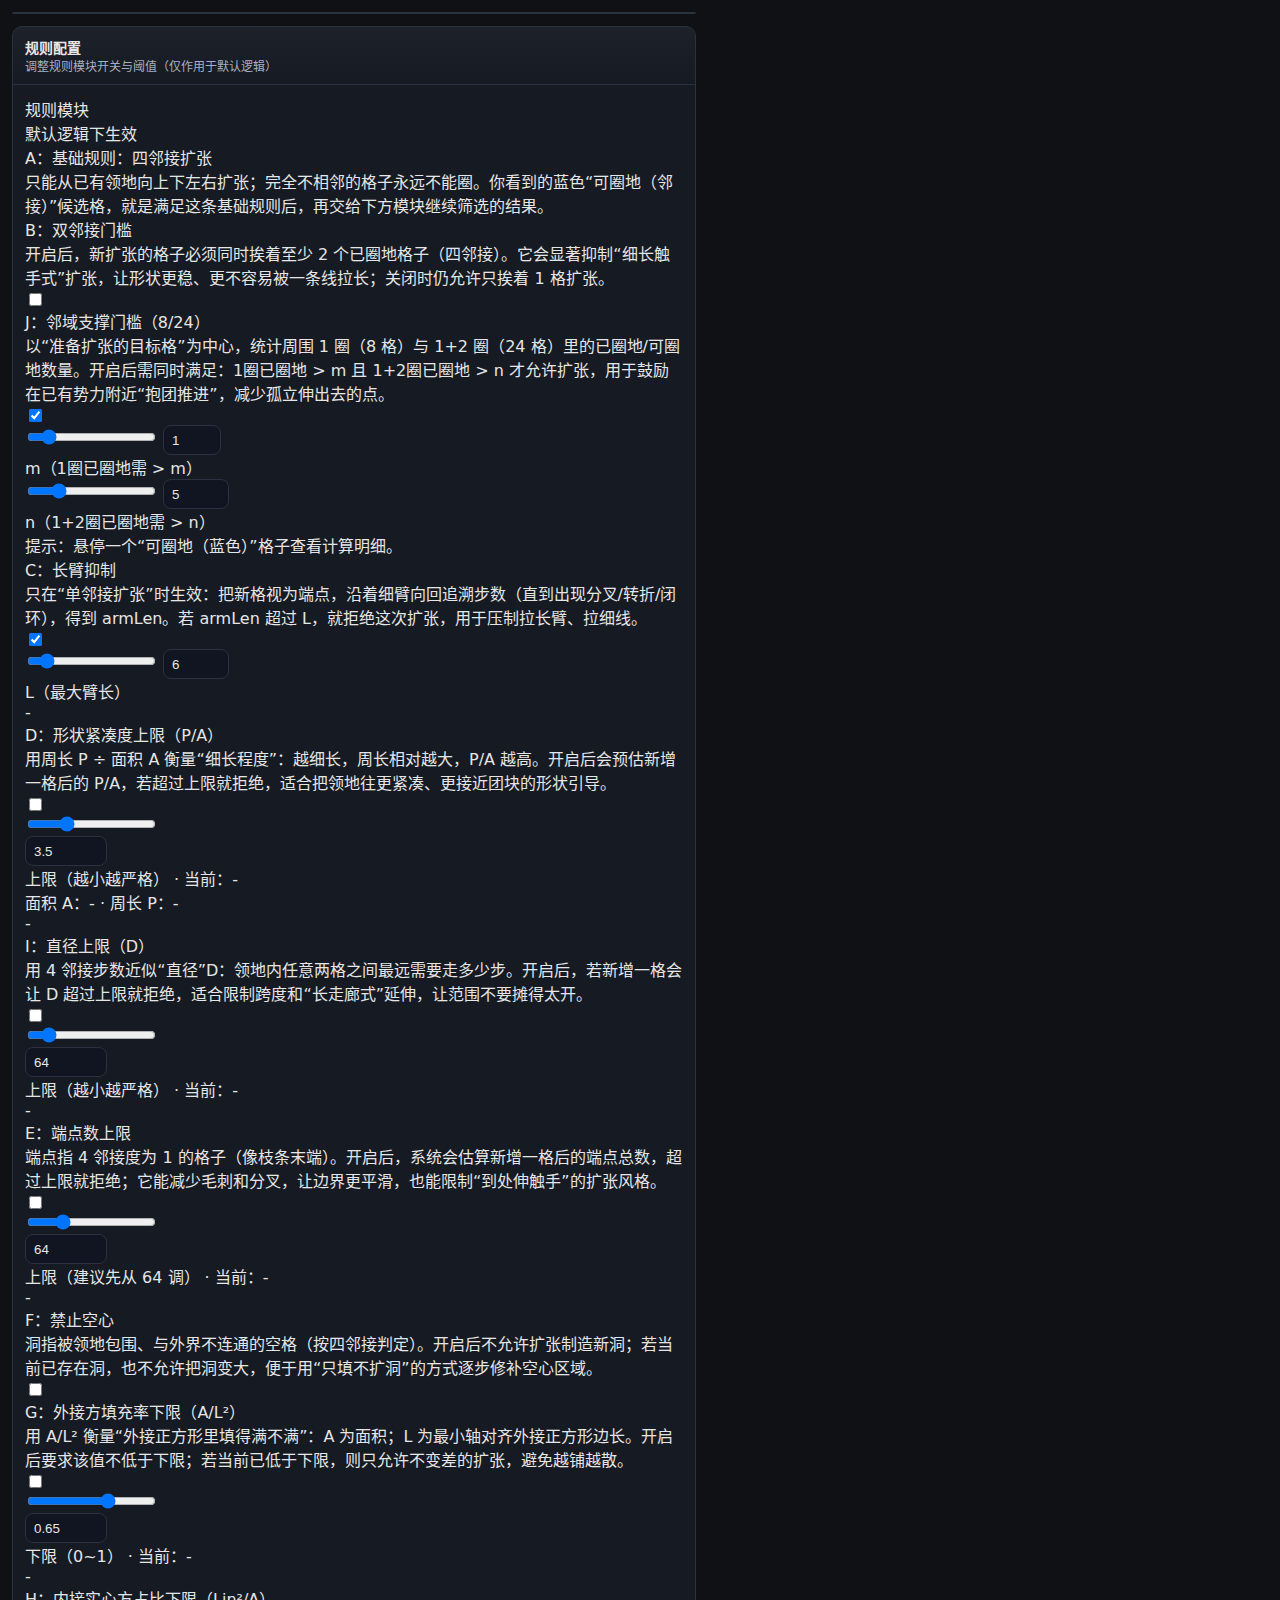
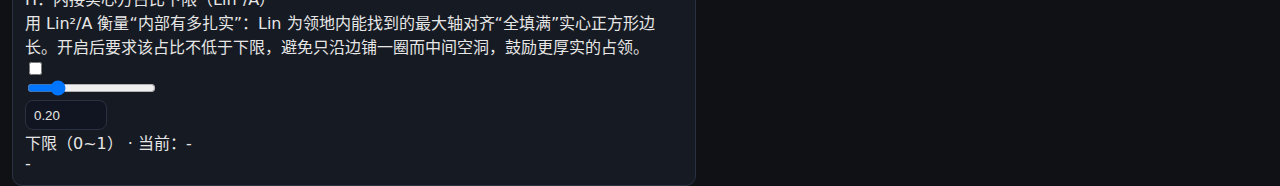
<file: index.html>
<!doctype html>
<html lang="zh-CN">
<head>
  <meta charset="utf-8" />
  <meta name="viewport" content="width=device-width,initial-scale=1" />
  <title>圈地可视化预览（3×3 起始）</title>
  <link rel="stylesheet" href="styles.css" />
</head>
<body>
  <div class="app">
    <!-- 左：交互网格（尽量大） -->
    <div class="card mainPanel">
        <div class="hdr">
          <div>
            <div class="title">领地圈地预览</div>
            <div class="sub">初始 3×3；点击格子尝试扩张；红色表示被规则/逻辑阻止</div>
          </div>
          <div class="row">
            <button id="resetBtn" class="primary">恢复初始 3×3</button>
            <button id="clearBtn" class="danger">清空全部</button>
        </div>
      </div>

      <div class="content">
        <div class="legend">
          <span><span class="dot ok"></span>已圈地</span>
          <span><span class="dot av"></span>可圈地（邻接）</span>
          <span><span class="dot bd"></span>被逻辑阻止</span>
          <span class="sub">（滚动查看大视窗；坐标中心为 (0,0)）</span>
        </div>

        <div class="gridWrap">
          <div class="grid" id="gridScroll">
            <div class="gridInner" id="grid"></div>
          </div>
        </div>
      </div>
    </div>

    <div class="splitter" id="splitter" role="separator" aria-orientation="vertical" tabindex="0" title="拖动调整左右比例"></div>

    <!-- 右：配置与信息（可滚动） -->
    <div class="sidebar sidePanel">
      <div class="card configCard">
        <div class="hdr">
          <div>
            <div class="title">规则配置</div>
            <div class="sub">调整规则模块开关与阈值（仅作用于默认逻辑）</div>
          </div>
        </div>
        <div class="content">
          <div class="sections">
            <div class="section">
              <div class="sectionHdr">
                <div class="sectionTitle">规则模块</div>
                <div class="sectionSub">默认逻辑下生效</div>
              </div>

              <div class="miniGrid">
                <div class="miniCard">
                  <div class="miniHdr">
                    <div>
                      <div class="miniTitle">A：基础规则：四邻接扩张</div>
                      <div class="miniSub">只能从已有领地向上下左右扩张；完全不相邻的格子永远不能圈。你看到的蓝色“可圈地（邻接）”候选格，就是满足这条基础规则后，再交给下方模块继续筛选的结果。</div>
                    </div>
                  </div>
                </div>
                <div class="miniCard">
                  <div class="miniHdr">
                    <div>
                      <div class="miniTitle">B：双邻接门槛</div>
                      <div class="miniSub">开启后，新扩张的格子必须同时挨着至少 2 个已圈地格子（四邻接）。它会显著抑制“细长触手式”扩张，让形状更稳、更不容易被一条线拉长；关闭时仍允许只挨着 1 格扩张。</div>
                    </div>
                    <label class="switch" title="B：双邻接门槛">
                      <input id="ruleTwoAdj" type="checkbox" />
                      <span class="slider"></span>
                    </label>
                  </div>
                </div>

                <div class="miniCard">
                  <div class="miniHdr">
                    <div>
                      <div class="miniTitle">J：邻域支撑门槛（8/24）</div>
                      <div class="miniSub">以“准备扩张的目标格”为中心，统计周围 1 圈（8 格）与 1+2 圈（24 格）里的已圈地/可圈地数量。开启后需同时满足：1圈已圈地 > m 且 1+2圈已圈地 > n 才允许扩张，用于鼓励在已有势力附近“抱团推进”，减少孤立伸出去的点。</div>
                    </div>
                    <label class="switch" title="J：邻域支撑门槛（8/24）">
                      <input id="ruleSupport" type="checkbox" checked />
                      <span class="slider"></span>
                    </label>
                  </div>
                  <div class="miniBody">
                    <div class="controlRow">
                      <input id="supportMRange" class="range" type="range" min="0" max="8" step="1" value="1" data-wheel />
                      <input id="supportM" class="num" type="number" min="0" max="8" step="1" value="1" data-wheel />
                    </div>
                    <div class="miniMeta">m（1圈已圈地需 > m）</div>
                    <div class="controlRow">
                      <input id="supportNRange" class="range" type="range" min="0" max="24" step="1" value="5" data-wheel />
                      <input id="supportN" class="num" type="number" min="0" max="24" step="1" value="5" data-wheel />
                    </div>
                    <div class="miniMeta">n（1+2圈已圈地需 > n）</div>
                    <div class="calcBox" id="calcSupport">提示：悬停一个“可圈地（蓝色）”格子查看计算明细。</div>
                  </div>
                </div>

                <div class="miniCard">
                  <div class="miniHdr">
                    <div>
                      <div class="miniTitle">C：长臂抑制</div>
                      <div class="miniSub">只在“单邻接扩张”时生效：把新格视为端点，沿着细臂向回追溯步数（直到出现分叉/转折/闭环），得到 armLen。若 armLen 超过 L，就拒绝这次扩张，用于压制拉长臂、拉细线。</div>
                    </div>
                    <label class="switch" title="C：长臂抑制">
                      <input id="ruleArm" type="checkbox" checked />
                      <span class="slider"></span>
                    </label>
                  </div>
                  <div class="miniBody">
                    <div class="controlRow">
                      <input id="armLenRange" class="range" type="range" min="1" max="50" step="1" value="6" data-wheel />
                      <input id="armLen" class="num" type="number" min="1" max="50" step="1" value="6" data-wheel />
                    </div>
                    <div class="miniMeta">L（最大臂长）</div>
                    <div class="calcBox" id="calcArm">-</div>
                  </div>
                </div>

                <div class="miniCard">
                  <div class="miniHdr">
                    <div>
                      <div class="miniTitle">D：形状紧凑度上限（P/A）</div>
                      <div class="miniSub">用周长 P ÷ 面积 A 衡量“细长程度”：越细长，周长相对越大，P/A 越高。开启后会预估新增一格后的 P/A，若超过上限就拒绝，适合把领地往更紧凑、更接近团块的形状引导。</div>
                    </div>
                    <label class="switch" title="D：形状紧凑度上限（P/A）">
                      <input id="rulePA" type="checkbox" />
                      <span class="slider"></span>
                    </label>
                  </div>
                  <div class="miniBody">
                    <div class="controlRow">
                      <div class="rangeWrap">
                        <input id="paMaxRange" class="range" type="range" min="0.1" max="12" step="0.1" value="3.5" data-wheel />
                        <div class="rangeMark" id="metricPAMark" aria-hidden="true"></div>
                      </div>
                      <input id="paMax" class="num" type="number" min="0.1" max="99" step="0.1" value="3.5" data-wheel />
                    </div>
                    <div class="miniMeta">上限（越小越严格） · 当前：<span id="metricPA">-</span></div>
                    <div class="miniMeta">面积 A：<span id="stArea">-</span> · 周长 P：<span id="stPerim">-</span></div>
                    <div class="calcBox" id="calcPA">-</div>
                  </div>
                </div>

                <div class="miniCard">
                  <div class="miniHdr">
                    <div>
                      <div class="miniTitle">I：直径上限（D）</div>
                      <div class="miniSub">用 4 邻接步数近似“直径”D：领地内任意两格之间最远需要走多少步。开启后，若新增一格会让 D 超过上限就拒绝，适合限制跨度和“长走廊式”延伸，让范围不要摊得太开。</div>
                    </div>
                    <label class="switch" title="I：直径上限（D，4 邻接近似）">
                      <input id="ruleDiam" type="checkbox" />
                      <span class="slider"></span>
                    </label>
                  </div>
                  <div class="miniBody">
                    <div class="controlRow">
                      <div class="rangeWrap">
                        <input id="diamMaxRange" class="range" type="range" min="0" max="512" step="1" value="64" data-wheel />
                        <div class="rangeMark" id="metricDiamMark" aria-hidden="true"></div>
                      </div>
                      <input id="diamMax" class="num" type="number" min="0" max="9999" step="1" value="64" data-wheel />
                    </div>
                    <div class="miniMeta">上限（越小越严格） · 当前：<span id="metricDiam">-</span></div>
                    <div class="calcBox" id="calcDiam">-</div>
                  </div>
                </div>

                <div class="miniCard">
                  <div class="miniHdr">
                    <div>
                      <div class="miniTitle">E：端点数上限</div>
                      <div class="miniSub">端点指 4 邻接度为 1 的格子（像枝条末端）。开启后，系统会估算新增一格后的端点总数，超过上限就拒绝；它能减少毛刺和分叉，让边界更平滑，也能限制“到处伸触手”的扩张风格。</div>
                    </div>
                    <label class="switch" title="E：端点数上限">
                      <input id="ruleEnds" type="checkbox" />
                      <span class="slider"></span>
                    </label>
                  </div>
                  <div class="miniBody">
                    <div class="controlRow">
                      <div class="rangeWrap">
                        <input id="endsMaxRange" class="range" type="range" min="1" max="256" step="1" value="64" data-wheel />
                        <div class="rangeMark" id="metricEndsMark" aria-hidden="true"></div>
                      </div>
                      <input id="endsMax" class="num" type="number" min="1" max="9999" step="1" value="64" data-wheel />
                    </div>
                    <div class="miniMeta">上限（建议先从 64 调） · 当前：<span id="metricEnds">-</span></div>
                    <div class="calcBox" id="calcEnds">-</div>
                  </div>
                </div>

                <div class="miniCard">
                  <div class="miniHdr">
                    <div>
                      <div class="miniTitle">F：禁止空心</div>
                      <div class="miniSub">洞指被领地包围、与外界不连通的空格（按四邻接判定）。开启后不允许扩张制造新洞；若当前已存在洞，也不允许把洞变大，便于用“只填不扩洞”的方式逐步修补空心区域。</div>
                    </div>
                    <label class="switch" title="F：禁止空心 - 禁止新增洞；已有洞时不允许变大">
                      <input id="ruleHoles" type="checkbox" />
                      <span class="slider"></span>
                    </label>
                  </div>
                </div>

                <div class="miniCard">
                  <div class="miniHdr">
                    <div>
                      <div class="miniTitle">G：外接方填充率下限（A/L²）</div>
                      <div class="miniSub">用 A/L² 衡量“外接正方形里填得满不满”：A 为面积；L 为最小轴对齐外接正方形边长。开启后要求该值不低于下限；若当前已低于下限，则只允许不变差的扩张，避免越铺越散。</div>
                    </div>
                    <label class="switch" title="G：外接方填充率下限（A/L²）">
                      <input id="ruleOuterFill" type="checkbox" />
                      <span class="slider"></span>
                    </label>
                  </div>
                  <div class="miniBody">
                    <div class="controlRow">
                      <div class="rangeWrap">
                        <input id="outerFillMinRange" class="range" type="range" min="0" max="1" step="0.01" value="0.65" data-wheel />
                        <div class="rangeMark" id="metricOuterFillMark" aria-hidden="true"></div>
                      </div>
                      <input id="outerFillMin" class="num" type="number" min="0" max="1" step="0.01" value="0.65" data-wheel />
                    </div>
                    <div class="miniMeta">下限（0~1） · 当前：<span id="metricOuterFill">-</span></div>
                    <div class="calcBox" id="calcOuterFill">-</div>
                  </div>
                </div>

                <div class="miniCard">
                  <div class="miniHdr">
                    <div>
                      <div class="miniTitle">H：内接实心方占比下限（Lin²/A）</div>
                      <div class="miniSub">用 Lin²/A 衡量“内部有多扎实”：Lin 为领地内能找到的最大轴对齐“全填满”实心正方形边长。开启后要求该占比不低于下限，避免只沿边铺一圈而中间空洞，鼓励更厚实的占领。</div>
                    </div>
                    <label class="switch" title="H：内接实心方占比下限（Lin²/A）">
                      <input id="ruleInnerShare" type="checkbox" />
                      <span class="slider"></span>
                    </label>
                  </div>
                  <div class="miniBody">
                    <div class="controlRow">
                      <div class="rangeWrap">
                        <input id="innerShareMinRange" class="range" type="range" min="0" max="1" step="0.01" value="0.20" data-wheel />
                        <div class="rangeMark" id="metricInnerShareMark" aria-hidden="true"></div>
                      </div>
                      <input id="innerShareMin" class="num" type="number" min="0" max="1" step="0.01" value="0.20" data-wheel />
                    </div>
                    <div class="miniMeta">下限（0~1） · 当前：<span id="metricInnerShare">-</span></div>
                    <div class="calcBox" id="calcInnerShare">-</div>
                  </div>
                </div>
              </div>
            </div>
          </div>
        </div>
      </div>

    </div>
  </div>

  <script defer src="src/utils.js"></script>
  <script defer src="src/metrics.js"></script>
  <script defer src="src/state.js"></script>
  <script defer src="src/rules.js"></script>
  <script defer src="src/render.js"></script>
  <script defer src="src/main.js"></script>
</body>
</html>
</file>
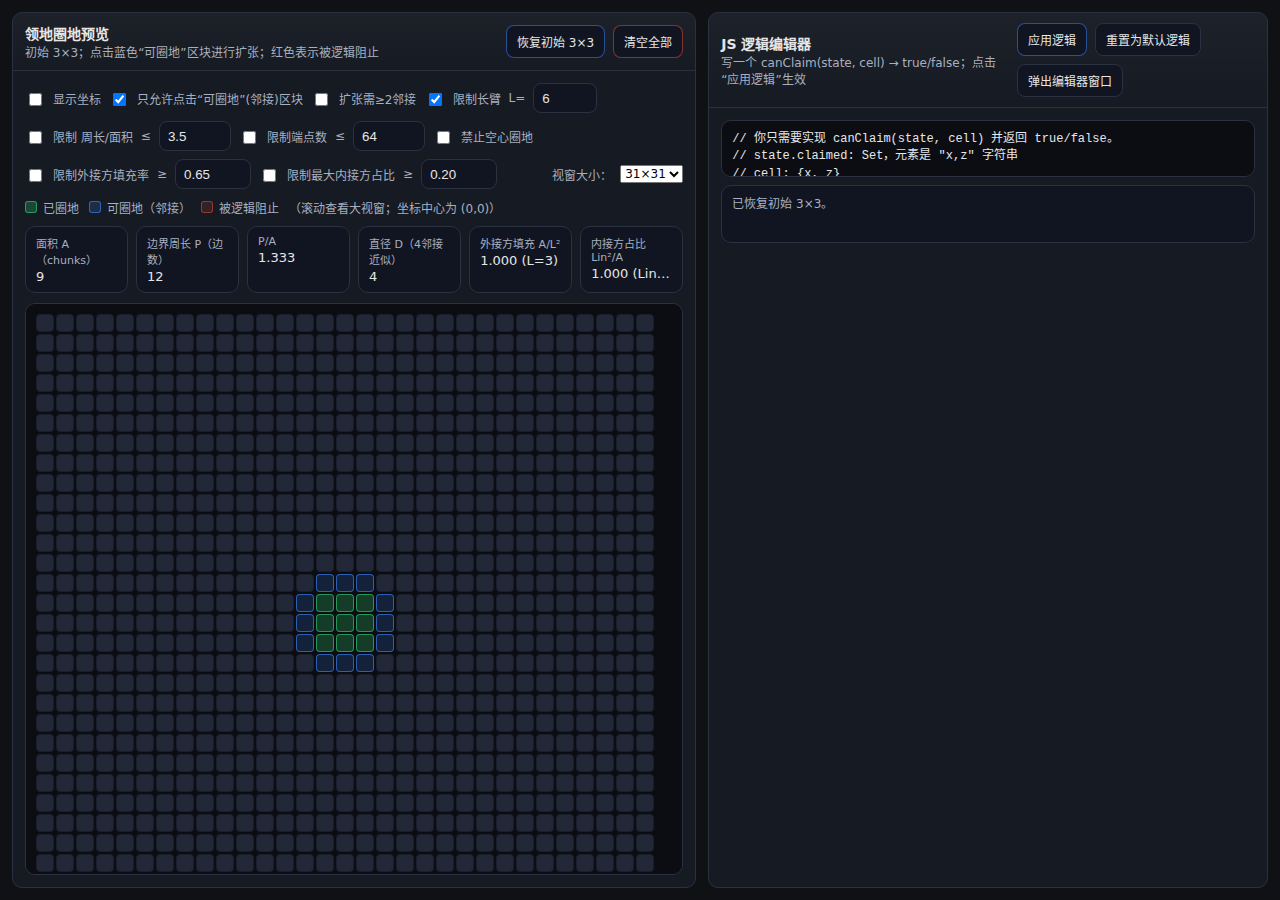
<file: index.legacy.html>
<!doctype html>
<!-- Legacy single-file build (kept for reference). Use index.html instead. -->
<html lang="zh-CN">
<head>
  <meta charset="utf-8" />
  <meta name="viewport" content="width=device-width,initial-scale=1" />
  <title>圈地可视化预览（3×3 起始）</title>
  <style>
    :root{
      --cell: 18px;
      --gap: 2px;
      --bg: #0f1115;
      --panel: #161a22;
      --panel2:#111521;
      --text: #e6e6e6;
      --muted:#a8b0c0;
      --border:#2a3140;
      --ok:#2ecc71;
      --ok2:#27ae60;
      --warn:#f39c12;
      --bad:#e74c3c;
      --avail:#3b82f6;
    }
    body{
      margin:0;
      font-family: ui-sans-serif, system-ui, -apple-system, "Segoe UI", Roboto, "Noto Sans", "PingFang SC", "Hiragino Sans GB", "Microsoft YaHei", Arial, sans-serif;
      background:var(--bg);
      color:var(--text);
    }
    .app{
      display:grid;
      grid-template-columns: 1.1fr 0.9fr;
      gap: 12px;
      padding: 12px;
      height: 100vh;
      box-sizing:border-box;
    }
    .card{
      background:var(--panel);
      border:1px solid var(--border);
      border-radius:10px;
      overflow:hidden;
      display:flex;
      flex-direction:column;
      min-height:0;
    }
    .card .hdr{
      padding:10px 12px;
      border-bottom:1px solid var(--border);
      display:flex;
      align-items:center;
      justify-content:space-between;
      gap:10px;
      background:linear-gradient(180deg, rgba(255,255,255,0.03), rgba(255,255,255,0));
    }
    .title{
      font-weight:600;
      font-size:14px;
    }
    .sub{
      color:var(--muted);
      font-size:12px;
    }
    .row{
      display:flex;
      gap:8px;
      flex-wrap:wrap;
      align-items:center;
    }
    button, select, input[type="checkbox"] + label{
      font:inherit;
      font-size:12px;
    }
    button{
      background:var(--panel2);
      color:var(--text);
      border:1px solid var(--border);
      border-radius:8px;
      padding:7px 10px;
      cursor:pointer;
    }
    button:hover{ border-color:#3a455c; }
    button.primary{ border-color: rgba(59,130,246,0.55); }
    button.danger{ border-color: rgba(231,76,60,0.55); }
    button:disabled{
      opacity:0.55;
      cursor:not-allowed;
    }
    input[type="number"]{
      background:var(--panel2);
      color:var(--text);
      border:1px solid var(--border);
      border-radius:8px;
      padding:6px 8px;
      height: 30px;
      box-sizing:border-box;
    }
    .content{
      padding: 12px;
      min-height:0;
      display:flex;
      flex-direction:column;
      gap:10px;
    }
    .gridWrap{
      display:flex;
      flex-direction:column;
      gap:8px;
      min-height:0;
      flex:1;
    }
    .grid{
      background:#0b0d12;
      border:1px solid var(--border);
      border-radius:10px;
      padding: 10px;
      overflow:auto;
      flex:1;
      min-height:0;
    }
    .gridInner{
      display:grid;
      gap: var(--gap);
      width: max-content;
      user-select:none;
    }
    .cell{
      width:var(--cell);
      height:var(--cell);
      border-radius:4px;
      background:#222838;
      border:1px solid #1a1f2c;
      box-sizing:border-box;
      display:flex;
      align-items:center;
      justify-content:center;
      font-size:10px;
      color:#cbd5e1;
    }
    .cell.claimed{
      background:rgba(46,204,113,0.25);
      border-color: rgba(46,204,113,0.65);
    }
    .cell.available{
      background:rgba(59,130,246,0.18);
      border-color: rgba(59,130,246,0.65);
    }
    .cell.blocked{
      background:rgba(231,76,60,0.14);
      border-color: rgba(231,76,60,0.55);
    }
    .cell:hover{
      outline:2px solid rgba(255,255,255,0.12);
      outline-offset:1px;
    }
    .legend{
      display:flex;
      gap:10px;
      flex-wrap:wrap;
      color:var(--muted);
      font-size:12px;
      align-items:center;
    }
    .dot{
      width:10px;height:10px;border-radius:3px;display:inline-block;margin-right:6px;border:1px solid var(--border);
    }
    .dot.ok{ background:rgba(46,204,113,0.25); border-color:rgba(46,204,113,0.65);}
    .dot.av{ background:rgba(59,130,246,0.18); border-color:rgba(59,130,246,0.65);}
    .dot.bd{ background:rgba(231,76,60,0.14); border-color:rgba(231,76,60,0.55);}
    .stats{
      display:grid;
      grid-template-columns: repeat(6, minmax(0, 1fr));
      gap:8px;
    }
    .stat{
      background:var(--panel2);
      border:1px solid var(--border);
      border-radius:10px;
      padding:8px 10px;
      min-width:0;
    }
    .stat .k{ color:var(--muted); font-size:11px; }
    .stat .v{ font-size:13px; margin-top:2px; white-space:nowrap; overflow:hidden; text-overflow:ellipsis;}
    .editor{
      flex:1;
      min-height:0;
      display:flex;
      flex-direction:column;
      gap:8px;
    }
    textarea{
      width:100%;
      flex:1;
      min-height:0;
      resize:none;
      background:#0b0d12;
      color:#e5e7eb;
      border:1px solid var(--border);
      border-radius:10px;
      padding:10px;
      box-sizing:border-box;
      font-family: ui-monospace, SFMono-Regular, Menlo, Monaco, Consolas, "Liberation Mono", monospace;
      font-size:12px;
      line-height:1.45;
      tab-size: 2;
      -moz-tab-size: 2;
    }
    .msg{
      font-size:12px;
      color:var(--muted);
      background:var(--panel2);
      border:1px solid var(--border);
      border-radius:10px;
      padding:8px 10px;
      white-space:pre-wrap;
      min-height: 40px;
    }
    .tog{
      display:flex;align-items:center;gap:8px;color:var(--muted);font-size:12px;
    }
    input[type="checkbox"]{ transform: translateY(1px); }
    @media (max-width: 1000px){
      .app{ grid-template-columns: 1fr; height:auto; }
      .card{ height: calc(100vh - 24px); }
    }
  </style>
</head>
<body>
  <div class="app">
    <!-- 左：可视化 -->
    <div class="card">
      <div class="hdr">
        <div>
          <div class="title">领地圈地预览</div>
          <div class="sub">初始 3×3；点击蓝色“可圈地”区块进行扩张；红色表示被逻辑阻止</div>
        </div>
        <div class="row">
          <button id="resetBtn" class="primary">恢复初始 3×3</button>
          <button id="clearBtn" class="danger">清空全部</button>
        </div>
      </div>

      <div class="content">
        <div class="row">
          <div class="tog">
            <input id="showCoord" type="checkbox" />
            <label for="showCoord">显示坐标</label>
          </div>
          <div class="tog">
            <input id="autoAvail" type="checkbox" checked />
            <label for="autoAvail">只允许点击“可圈地”(邻接)区块</label>
          </div>

          <div class="tog">
            <input id="ruleTwoAdj" type="checkbox" />
            <label for="ruleTwoAdj">扩张需≥2邻接</label>
          </div>

          <div class="tog">
            <input id="ruleArm" type="checkbox" checked />
            <label for="ruleArm">限制长臂</label>
            <span class="sub">L=</span>
            <input id="armLen" type="number" min="1" max="50" step="1" value="6" style="width:64px" />
          </div>

          <div class="tog">
            <input id="rulePA" type="checkbox" />
            <label for="rulePA">限制 周长/面积</label>
            <span class="sub">≤</span>
            <input id="paMax" type="number" min="0.1" max="99" step="0.1" value="3.5" style="width:72px" />
          </div>

          <div class="tog">
            <input id="ruleEnds" type="checkbox" />
            <label for="ruleEnds">限制端点数</label>
            <span class="sub">≤</span>
            <input id="endsMax" type="number" min="1" max="9999" step="1" value="64" style="width:72px" />
          </div>

          <div class="tog">
            <input id="ruleHoles" type="checkbox" />
            <label for="ruleHoles">禁止空心圈地</label>
          </div>

          <div class="tog">
            <input id="ruleOuterFill" type="checkbox" />
            <label for="ruleOuterFill">限制外接方填充率</label>
            <span class="sub">≥</span>
            <input id="outerFillMin" type="number" min="0" max="1" step="0.01" value="0.65" style="width:76px" />
          </div>

          <div class="tog">
            <input id="ruleInnerShare" type="checkbox" />
            <label for="ruleInnerShare">限制最大内接方占比</label>
            <span class="sub">≥</span>
            <input id="innerShareMin" type="number" min="0" max="1" step="0.01" value="0.20" style="width:76px" />
          </div>

          <div style="flex:1"></div>
          <div class="sub">视窗大小：</div>
          <select id="sizeSel">
            <option value="21">21×21</option>
            <option value="31" selected>31×31</option>
            <option value="41">41×41</option>
            <option value="61">61×61</option>
          </select>
        </div>

        <div class="legend">
          <span><span class="dot ok"></span>已圈地</span>
          <span><span class="dot av"></span>可圈地（邻接）</span>
          <span><span class="dot bd"></span>被逻辑阻止</span>
          <span class="sub">（滚动查看大视窗；坐标中心为 (0,0)）</span>
        </div>

        <div class="stats">
          <div class="stat"><div class="k">面积 A（chunks）</div><div class="v" id="stArea">-</div></div>
          <div class="stat"><div class="k">边界周长 P（边数）</div><div class="v" id="stPerim">-</div></div>
          <div class="stat"><div class="k">P/A</div><div class="v" id="stPA">-</div></div>
          <div class="stat"><div class="k">直径 D（4邻接近似）</div><div class="v" id="stDiam">-</div></div>
          <div class="stat"><div class="k">外接方填充 A/L²</div><div class="v" id="stOuterFill">-</div></div>
          <div class="stat"><div class="k">内接方占比 Lin²/A</div><div class="v" id="stInnerShare">-</div></div>
        </div>

        <div class="gridWrap">
          <div class="grid" id="gridScroll">
            <div class="gridInner" id="grid"></div>
          </div>
        </div>
      </div>
    </div>

    <!-- 右：逻辑编辑器 -->
    <div class="card">
      <div class="hdr">
        <div>
          <div class="title">JS 逻辑编辑器</div>
          <div class="sub">写一个 canClaim(state, cell) → true/false；点击“应用逻辑”生效</div>
        </div>
        <div class="row">
          <button id="applyBtn" class="primary">应用逻辑</button>
          <button id="resetLogicBtn">重置为默认逻辑</button>
          <button id="popBtn">弹出编辑器窗口</button>
        </div>
      </div>

      <div class="content">
        <div class="editor">
          <textarea id="code"></textarea>
          <div class="msg" id="msg">提示：默认逻辑 = 必须与已有领地 4 邻接才能圈地；可用上方开关限制“长臂/细长扩张”。</div>
        </div>
      </div>
    </div>
  </div>

  <script>
    /********************
     * 数据结构与工具
     ********************/
    const key = (x,z) => `${x},${z}`;
    const parseKey = (k) => {
      const [x,z] = k.split(",").map(Number);
      return {x,z};
    };

    function neighbors4(x,z){
      return [{x:x+1,z},{x:x-1,z},{x,z:z+1},{x,z:z-1}];
    }
    function neighbors8(x,z){
      const out=[];
      for (let dx=-1; dx<=1; dx++){
        for (let dz=-1; dz<=1; dz++){
          if (dx===0 && dz===0) continue;
          out.push({x:x+dx,z:z+dz});
        }
      }
      return out;
    }

    function perimeterEdges(claimedSet){
      // 周长 = 所有已圈地 chunk 的四边里，与未圈地相邻的边数
      let p = 0;
      for (const k0 of claimedSet){
        const {x,z} = parseKey(k0);
        for (const n of neighbors4(x,z)){
          if (!claimedSet.has(key(n.x,n.z))) p++;
        }
      }
      return p;
    }

    // 近似直径：两次 BFS（4 邻接图）
    function approxDiameter4(claimedSet){
      if (claimedSet.size === 0) return 0;

      const startKey = claimedSet.values().next().value;

      const bfs = (srcKey) => {
        const q = [srcKey];
        const dist = new Map([[srcKey, 0]]);
        let farKey = srcKey;
        while (q.length){
          const cur = q.shift();
          const d = dist.get(cur);
          farKey = cur;
          const {x,z} = parseKey(cur);
          for (const n of neighbors4(x,z)){
            const nk = key(n.x,n.z);
            if (!claimedSet.has(nk) || dist.has(nk)) continue;
            dist.set(nk, d+1);
            q.push(nk);
          }
        }
        // 取 dist 最大
        let maxD = 0;
        for (const [k1,d] of dist){
          if (d >= maxD){
            maxD = d;
            farKey = k1;
          }
        }
        return {farKey, maxD};
      };

      const a = bfs(startKey);
      const b = bfs(a.farKey);
      return b.maxD;
    }

    /********************
     * 状态与默认逻辑
     ********************/
    const state = {
      claimed: new Set(),     // Set<string> of "x,z"
      blocked: new Set(),     // 仅用于当前渲染显示：哪些格子被逻辑拒绝
      viewSize: 31,
      options: {
        showCoord: false,
        autoAvailOnly: true
      },
      rules: {
        requireTwoAdj: false,
        limitArm: true,
        maxArmLen: 6,
        limitPA: false,
        maxPA: 3.5,
        limitEndpoints: false,
        maxEndpoints: 64,
        forbidHoles: false,
        limitOuterFill: false,
        minOuterFill: 0.65,
        limitInnerShare: false,
        minInnerShare: 0.2
      },
      metrics: {
        area: 0,
        perim: 0,
        endpoints: 0,
        bounds: null,
        outerFill: 0,
        innerShare: 0,
        maxFilledSquare: 0
      }
    };

    function computeBounds(claimedSet){
      if (claimedSet.size === 0) return null;
      let minX = Infinity, maxX = -Infinity, minZ = Infinity, maxZ = -Infinity;
      for (const k0 of claimedSet){
        const {x,z} = parseKey(k0);
        if (x < minX) minX = x;
        if (x > maxX) maxX = x;
        if (z < minZ) minZ = z;
        if (z > maxZ) maxZ = z;
      }
      const w = (maxX - minX + 1);
      const h = (maxZ - minZ + 1);
      const L = Math.max(w, h);
      return {minX, maxX, minZ, maxZ, w, h, L};
    }

    function updateBoundsWithCell(bounds, x, z){
      if (!bounds){
        return {minX:x, maxX:x, minZ:z, maxZ:z, w:1, h:1, L:1};
      }
      const minX = Math.min(bounds.minX, x);
      const maxX = Math.max(bounds.maxX, x);
      const minZ = Math.min(bounds.minZ, z);
      const maxZ = Math.max(bounds.maxZ, z);
      const w = (maxX - minX + 1);
      const h = (maxZ - minZ + 1);
      const L = Math.max(w, h);
      return {minX, maxX, minZ, maxZ, w, h, L};
    }

    function maxFilledSquareSide(claimedSet, bounds){
      // 轴对齐、完全被 claimed 填满的最大正方形边长 Lin
      if (!bounds || claimedSet.size === 0) return 0;
      const w = bounds.w, h = bounds.h;
      if (w <= 0 || h <= 0) return 0;

      const dp = new Int32Array(w + 1);
      let maxS = 0;
      for (let z = bounds.minZ; z <= bounds.maxZ; z++){
        let prevDiag = 0;
        for (let xi = 1; xi <= w; xi++){
          const x = bounds.minX + (xi - 1);
          const tmp = dp[xi];
          if (claimedSet.has(key(x, z))){
            const v = 1 + Math.min(dp[xi], dp[xi - 1], prevDiag);
            dp[xi] = v;
            if (v > maxS) maxS = v;
          }else{
            dp[xi] = 0;
          }
          prevDiag = tmp;
        }
      }
      return maxS;
    }

    function countClaimedNeighbors4(claimedSet, x, z){
      let c = 0;
      for (const n of neighbors4(x,z)){
        if (claimedSet.has(key(n.x,n.z))) c++;
      }
      return c;
    }

    function countEndpoints4(claimedSet){
      let count = 0;
      for (const k0 of claimedSet){
        const {x,z} = parseKey(k0);
        const deg = countClaimedNeighbors4(claimedSet, x, z);
        if (deg === 1) count++;
      }
      return count;
    }

    function armLengthFromEndpoint4(claimedSet, startKey){
      // 端点链长度（边数）：从端点沿着 degree=2 的“细臂”走到分叉/团块为止
      const visited = new Set();
      let curKey = startKey;
      let prevKey = null;
      let len = 0;
      while (true){
        if (visited.has(curKey)) break;
        visited.add(curKey);

        const {x,z} = parseKey(curKey);
        const neigh = neighbors4(x,z)
          .map(n => key(n.x,n.z))
          .filter(k1 => claimedSet.has(k1) && k1 !== prevKey);

        // 端点：没有下一个；分叉/团块：>1 个下一个；或者当前不是细臂（degree!=2）都停止
        const deg = countClaimedNeighbors4(claimedSet, x, z);
        if (deg !== 2 && curKey !== startKey) break;
        if (neigh.length !== 1) break;

        prevKey = curKey;
        curKey = neigh[0];
        len++;
      }
      return len;
    }

    function hasHoles4(claimedSet){
      // 判定是否存在“空心/洞”：4 邻接下，未圈地格子被圈地完全包围而与外部不连通。
      if (claimedSet.size === 0) return false;

      let minX = Infinity, maxX = -Infinity, minZ = Infinity, maxZ = -Infinity;
      for (const k0 of claimedSet){
        const {x,z} = parseKey(k0);
        if (x < minX) minX = x;
        if (x > maxX) maxX = x;
        if (z < minZ) minZ = z;
        if (z > maxZ) maxZ = z;
      }

      // 外围扩一圈，保证“外部”一定落在边界上且不被 claimed 占用
      minX -= 1; maxX += 1; minZ -= 1; maxZ += 1;

      const inBounds = (x,z) => x >= minX && x <= maxX && z >= minZ && z <= maxZ;
      const visited = new Set();
      const q = [];

      const tryPush = (x,z) => {
        if (!inBounds(x,z)) return;
        const k0 = key(x,z);
        if (claimedSet.has(k0) || visited.has(k0)) return;
        visited.add(k0);
        q.push({x,z});
      };

      // 从边界所有“外部空气”开始 flood fill
      for (let x=minX; x<=maxX; x++){
        tryPush(x, minZ);
        tryPush(x, maxZ);
      }
      for (let z=minZ; z<=maxZ; z++){
        tryPush(minX, z);
        tryPush(maxX, z);
      }

      while (q.length){
        const cur = q.shift();
        for (const n of neighbors4(cur.x, cur.z)){
          tryPush(n.x, n.z);
        }
      }

      // 若存在未圈地格子没被访问到，则为“洞”
      for (let x=minX; x<=maxX; x++){
        for (let z=minZ; z<=maxZ; z++){
          const k0 = key(x,z);
          if (claimedSet.has(k0)) continue;
          if (!visited.has(k0)) return true;
        }
      }
      return false;
    }

    // 默认 canClaim：必须与已圈地集合 N4（或 N8）邻接
    function defaultCanClaim(state, cell){
      if (state.claimed.has(key(cell.x, cell.z))) return false;
      if (state.claimed.size === 0) return true;

      const nAdj = countClaimedNeighbors4(state.claimed, cell.x, cell.z);
      if (nAdj === 0) return false;

      // 内置模块规则（可开关）
      const rules = state.rules;
      const A0 = state.metrics.area || state.claimed.size;
      const bounds0 = state.metrics.bounds || computeBounds(state.claimed);

      // 1) 反细长：要求至少 2 邻接（更“胖”的扩张）
      if (rules.requireTwoAdj && nAdj < 2) return false;

      // 2) 限制“长臂猿”：只在单邻接扩张时检查新端点的臂长
      if (rules.limitArm && nAdj === 1){
        const kNew = key(cell.x, cell.z);
        const nextSet = new Set(state.claimed);
        nextSet.add(kNew);
        const armLen = armLengthFromEndpoint4(nextSet, kNew);
        if (armLen > rules.maxArmLen) return false;
      }

      // 3) 限制 P/A（越细长 P/A 越大）；用局部邻接数快速估算周长变化
      if (rules.limitPA){
        const P0 = state.metrics.perim || perimeterEdges(state.claimed);
        const dP = 4 - 2 * nAdj; // 4 邻接下新增一个格子对周长的变化
        const ratio = (P0 + dP) / (A0 + 1);
        if (ratio > rules.maxPA) return false;
      }

      // 4) 限制端点数（degree==1 的格子数量，细长分叉越多端点越多）
      if (rules.limitEndpoints){
        const ends0 = state.metrics.endpoints || countEndpoints4(state.claimed);
        let ends = ends0;

        // 新格子成为端点
        if (nAdj === 1) ends += 1;

        // 相邻已圈地格子的端点状态可能改变（只需要看它们的度是否从 1->2 或 0->1）
        for (const n of neighbors4(cell.x, cell.z)){
          const nk = key(n.x, n.z);
          if (!state.claimed.has(nk)) continue;
          const degBefore = countClaimedNeighbors4(state.claimed, n.x, n.z);
          const degAfter = degBefore + 1;
          if (degBefore === 1 && degAfter === 2) ends -= 1;
          if (degBefore === 0 && degAfter === 1) ends += 1;
        }

        if (ends > rules.maxEndpoints) return false;
      }

      // 5) 禁止“空心圈地”：形成被包围的空洞就拒绝
      if (rules.forbidHoles){
        const kNew = key(cell.x, cell.z);
        const nextSet = new Set(state.claimed);
        nextSet.add(kNew);
        if (hasHoles4(nextSet)) return false;
      }

      // 6) 限制外接正方形填充率：A / L^2（L = max(width,height) 的最小外接正方形边长）
      if (rules.limitOuterFill){
        const b1 = updateBoundsWithCell(bounds0, cell.x, cell.z);
        const L = b1.L || 1;
        const fill = (A0 + 1) / (L * L);
        if (fill < rules.minOuterFill) return false;
      }

      // 7) 限制最大内接实心正方形占比：Lin^2 / A（Lin 为完全被 claimed 填满的最大正方形边长）
      if (rules.limitInnerShare){
        const kNew = key(cell.x, cell.z);
        const nextSet = new Set(state.claimed);
        nextSet.add(kNew);
        const b1 = updateBoundsWithCell(bounds0, cell.x, cell.z);
        const Lin = maxFilledSquareSide(nextSet, b1);
        const share = (Lin * Lin) / (A0 + 1);
        if (share < rules.minInnerShare) return false;
      }

      return true;
    }

    let canClaimFn = defaultCanClaim;

    /********************
     * 初始化 3×3
     ********************/
    function resetToInitial(){
      state.claimed.clear();
      state.blocked.clear();
      for (let x=-1; x<=1; x++){
        for (let z=-1; z<=1; z++){
          state.claimed.add(key(x,z));
        }
      }
      render();
      setMsg("已恢复初始 3×3。");
    }

    function clearAll(){
      state.claimed.clear();
      state.blocked.clear();
      render();
      setMsg("已清空。");
    }

    /********************
     * 渲染
     ********************/
    const gridEl = document.getElementById("grid");
    const stArea = document.getElementById("stArea");
    const stPerim = document.getElementById("stPerim");
    const stPA = document.getElementById("stPA");
    const stDiam = document.getElementById("stDiam");
    const stOuterFill = document.getElementById("stOuterFill");
    const stInnerShare = document.getElementById("stInnerShare");
    const msgEl = document.getElementById("msg");

    function setMsg(s){
      msgEl.textContent = s;
    }

    function computeAvailableSet(){
      const avail = new Set();
      if (state.claimed.size === 0) return avail;

      for (const k0 of state.claimed){
        const {x,z} = parseKey(k0);
        for (const n of neighbors4(x,z)){
          const nk = key(n.x,n.z);
          if (!state.claimed.has(nk)) avail.add(nk);
        }
      }
      return avail;
    }

    function render(){
      // stats
      const A = state.claimed.size;
      const P = perimeterEdges(state.claimed);
      const D = approxDiameter4(state.claimed);
      const E = countEndpoints4(state.claimed);
      const bounds = computeBounds(state.claimed);
      const L = bounds?.L || 0;
      const outerFill = (A && L) ? (A / (L * L)) : 0;
      const Lin = bounds ? maxFilledSquareSide(state.claimed, bounds) : 0;
      const innerShare = A ? ((Lin * Lin) / A) : 0;
      state.metrics.area = A;
      state.metrics.perim = P;
      state.metrics.endpoints = E;
      state.metrics.bounds = bounds;
      state.metrics.outerFill = outerFill;
      state.metrics.maxFilledSquare = Lin;
      state.metrics.innerShare = innerShare;

      stArea.textContent = String(A);
      stPerim.textContent = String(P);
      stPA.textContent = A ? (P / A).toFixed(3) : "-";
      stDiam.textContent = String(D);
      stOuterFill.textContent = A ? `${outerFill.toFixed(3)} (L=${L||0})` : "-";
      stInnerShare.textContent = A ? `${innerShare.toFixed(3)} (Lin=${Lin||0})` : "-";

      // grid
      const N = state.viewSize;
      const half = Math.floor(N/2);

      gridEl.style.gridTemplateColumns = `repeat(${N}, var(--cell))`;

      // 预计算可圈地集合（邻接）
      const available = computeAvailableSet();

      // 根据当前逻辑计算 blocked（只对“可圈地集合”或整个视窗计算，取决于 autoAvailOnly）
      state.blocked.clear();
      const shouldCheck = (x,z) => {
        const k0 = key(x,z);
        if (state.claimed.has(k0)) return false;
        if (state.options.autoAvailOnly) return available.has(k0);
        return true;
      };

      for (let x=-half; x<=half; x++){
        for (let z=-half; z<=half; z++){
          if (!shouldCheck(x,z)) continue;
          const ok = safeCanClaim({x,z});
          if (!ok) state.blocked.add(key(x,z));
        }
      }

      // 生成 DOM（简单直接；N 最大 61 时也能接受）
      const frag = document.createDocumentFragment();
      for (let z=half; z>=-half; z--){ // 让 z 轴向上
        for (let x=-half; x<=half; x++){
          const k0 = key(x,z);
          const div = document.createElement("div");
          div.className = "cell";
          div.dataset.x = String(x);
          div.dataset.z = String(z);

          if (state.claimed.has(k0)) div.classList.add("claimed");
          else if (state.blocked.has(k0)) div.classList.add("blocked");
          else if (available.has(k0) || !state.options.autoAvailOnly) div.classList.add("available");

          if (state.options.showCoord){
            div.textContent = `${x},${z}`;
          }
          frag.appendChild(div);
        }
      }
      gridEl.replaceChildren(frag);
    }

    function safeCanClaim(cell){
      try{
        const res = canClaimFn(state, cell);
        return !!res;
      }catch(err){
        setMsg(`逻辑运行错误：${err?.message || String(err)}`);
        return false;
      }
    }

    /********************
     * 交互：点击圈地
     ********************/
    gridEl.addEventListener("click", (e) => {
      const t = e.target;
      if (!(t instanceof HTMLElement)) return;
      if (!t.classList.contains("cell")) return;

      const x = Number(t.dataset.x);
      const z = Number(t.dataset.z);
      const k0 = key(x,z);

      if (state.claimed.has(k0)){
        setMsg(`(${x},${z}) 已经是已圈地。`);
        return;
      }

      // 可选：只允许点“可圈地”(邻接)的格子
      if (state.options.autoAvailOnly){
        const available = computeAvailableSet();
        if (!available.has(k0)){
          setMsg(`(${x},${z}) 不是邻接可圈地格子（请从蓝色格子扩张）。`);
          return;
        }
      }

      const ok = safeCanClaim({x,z});
      if (!ok){
        setMsg(`逻辑拒绝：不能圈 (${x},${z})`);
        render();
        return;
      }

      state.claimed.add(k0);
      setMsg(`已圈地：(${x},${z})`);
      render();
    });

    /********************
     * 逻辑编辑器：应用 / 重置
     ********************/
    const codeEl = document.getElementById("code");

    const DEFAULT_CODE = `// 你只需要实现 canClaim(state, cell) 并返回 true/false。
// state.claimed: Set，元素是 "x,z" 字符串
// cell: {x, z}
// 你可以读取 state.options.autoAvailOnly 等
//
// 示例：默认逻辑（必须与已有领地 4 邻接）
function canClaim(state, cell){
  const k = cell.x + "," + cell.z;
  if (state.claimed.has(k)) return false;
  if (state.claimed.size === 0) return true;

  for (const n of neighbors4(cell.x, cell.z)){
    if (state.claimed.has(n.x + "," + n.z)) return true;
  }
  return false;
}

// 你也可以添加辅助函数（例如：九宫格密度、端点延伸限制等）`;

    codeEl.value = DEFAULT_CODE;

    function applyLogicFromEditor(){
      const userCode = codeEl.value;
      try{
        // 把 neighbors4 / neighbors8 暴露给用户逻辑
        const factory = new Function("neighbors4", "neighbors8", `
          "use strict";
          ${userCode}
          if (typeof canClaim !== "function") {
            throw new Error("未找到 canClaim(state, cell) 函数");
          }
          return canClaim;
        `);
        const fn = factory(neighbors4, neighbors8);
        canClaimFn = fn;
        setMsg("已应用新的 canClaim 逻辑。");
        render();
      }catch(err){
        setMsg(`应用失败：${err?.message || String(err)}`);
      }
    }

    function resetLogic(){
      codeEl.value = DEFAULT_CODE;
      canClaimFn = defaultCanClaim;
      setMsg("已重置逻辑为默认。");
      render();
    }

    document.getElementById("applyBtn").addEventListener("click", applyLogicFromEditor);
    document.getElementById("resetLogicBtn").addEventListener("click", resetLogic);

    /********************
     * 控件
     ********************/
    document.getElementById("resetBtn").addEventListener("click", resetToInitial);
    document.getElementById("clearBtn").addEventListener("click", clearAll);

    document.getElementById("showCoord").addEventListener("change", (e) => {
      state.options.showCoord = e.target.checked;
      render();
    });
    document.getElementById("autoAvail").addEventListener("change", (e) => {
      state.options.autoAvailOnly = e.target.checked;
      render();
    });

    // 内置规则开关
    const num = (v, fallback) => {
      const n = Number(v);
      return Number.isFinite(n) ? n : fallback;
    };
    document.getElementById("ruleTwoAdj").addEventListener("change", (e) => {
      state.rules.requireTwoAdj = e.target.checked;
      render();
    });
    document.getElementById("ruleArm").addEventListener("change", (e) => {
      state.rules.limitArm = e.target.checked;
      render();
    });
    document.getElementById("armLen").addEventListener("input", (e) => {
      state.rules.maxArmLen = Math.max(1, Math.floor(num(e.target.value, state.rules.maxArmLen)));
      render();
    });
    document.getElementById("rulePA").addEventListener("change", (e) => {
      state.rules.limitPA = e.target.checked;
      render();
    });
    document.getElementById("paMax").addEventListener("input", (e) => {
      state.rules.maxPA = Math.max(0.1, num(e.target.value, state.rules.maxPA));
      render();
    });
    document.getElementById("ruleEnds").addEventListener("change", (e) => {
      state.rules.limitEndpoints = e.target.checked;
      render();
    });
    document.getElementById("endsMax").addEventListener("input", (e) => {
      state.rules.maxEndpoints = Math.max(1, Math.floor(num(e.target.value, state.rules.maxEndpoints)));
      render();
    });
    document.getElementById("ruleHoles").addEventListener("change", (e) => {
      state.rules.forbidHoles = e.target.checked;
      render();
    });
    document.getElementById("ruleOuterFill").addEventListener("change", (e) => {
      state.rules.limitOuterFill = e.target.checked;
      render();
    });
    document.getElementById("outerFillMin").addEventListener("input", (e) => {
      state.rules.minOuterFill = Math.min(1, Math.max(0, num(e.target.value, state.rules.minOuterFill)));
      render();
    });
    document.getElementById("ruleInnerShare").addEventListener("change", (e) => {
      state.rules.limitInnerShare = e.target.checked;
      render();
    });
    document.getElementById("innerShareMin").addEventListener("input", (e) => {
      state.rules.minInnerShare = Math.min(1, Math.max(0, num(e.target.value, state.rules.minInnerShare)));
      render();
    });
    document.getElementById("sizeSel").addEventListener("change", (e) => {
      state.viewSize = Number(e.target.value);
      render();
    });

    /********************
     * 弹出编辑器窗口（可选）
     ********************/
    let popWin = null;
    document.getElementById("popBtn").addEventListener("click", () => {
      if (popWin && !popWin.closed){
        popWin.focus();
        return;
      }
      popWin = window.open("", "LogicEditor", "width=700,height=700");
      if (!popWin) { setMsg("弹出窗口被浏览器拦截。"); return; }

      const html = `
<!doctype html><html><head><meta charset="utf-8">
<title>圈地逻辑编辑器</title>
<style>
  body{margin:0;background:#0f1115;color:#e6e6e6;font-family:system-ui,-apple-system,Segoe UI,Roboto,Noto Sans,PingFang SC,Microsoft YaHei,Arial;}
  .hdr{padding:10px 12px;border-bottom:1px solid #2a3140;display:flex;gap:8px;align-items:center;justify-content:space-between;background:#161a22;}
  button{background:#111521;color:#e6e6e6;border:1px solid #2a3140;border-radius:8px;padding:7px 10px;cursor:pointer;font-size:12px;}
  .wrap{padding:12px;height:calc(100vh - 54px);box-sizing:border-box;display:flex;flex-direction:column;gap:8px;}
  textarea{flex:1;resize:none;background:#0b0d12;color:#e5e7eb;border:1px solid #2a3140;border-radius:10px;padding:10px;box-sizing:border-box;font-family:ui-monospace,Menlo,Consolas,monospace;font-size:12px;line-height:1.45;}
  .msg{font-size:12px;color:#a8b0c0;background:#111521;border:1px solid #2a3140;border-radius:10px;padding:8px 10px;white-space:pre-wrap;min-height:40px;}
</style>
</head><body>
  <div class="hdr">
    <div>JS 逻辑编辑器（弹窗）</div>
    <div style="display:flex;gap:8px;">
      <button id="send">发送到主页面</button>
      <button id="close">关闭</button>
    </div>
  </div>
  <div class="wrap">
    <textarea id="code"></textarea>
    <div class="msg" id="msg">点击“发送到主页面”后，再在主页面点“应用逻辑”。</div>
  </div>
<script>
  const code = document.getElementById('code');
  const msg = document.getElementById('msg');
  window.addEventListener('message', (ev) => {
    if (!ev.data || ev.data.type !== 'INIT_CODE') return;
    code.value = ev.data.code || '';
  });
  document.getElementById('send').addEventListener('click', () => {
    window.opener && window.opener.postMessage({type:'PUSH_CODE', code: code.value}, '*');
    msg.textContent = '已发送。';
  });
  document.getElementById('close').addEventListener('click', () => window.close());
<\/script>
</body></html>`;

      popWin.document.open();
      popWin.document.write(html);
      popWin.document.close();

      // 初始化代码
      popWin.postMessage({type:"INIT_CODE", code: codeEl.value}, "*");
    });

    window.addEventListener("message", (ev) => {
      if (!ev.data || ev.data.type !== "PUSH_CODE") return;
      codeEl.value = ev.data.code || "";
      setMsg("已从弹窗接收代码（点击“应用逻辑”生效）。");
    });

    /********************
     * 启动
     ********************/
    resetToInitial();
  </script>
</body>
</html>
</file>
<file: styles.css>
:root{
  --cell: 18px;
  --gap: 2px;
  --bg: #0f1115;
  --panel: #161a22;
  --panel2:#111521;
  --text: #e6e6e6;
  --muted:#a8b0c0;
  --border:#2a3140;
  --ok:#2ecc71;
  --ok2:#27ae60;
  --warn:#f39c12;
  --bad:#e74c3c;
  --avail:#3b82f6;
}
body{
  margin:0;
  font-family: ui-sans-serif, system-ui, -apple-system, "Segoe UI", Roboto, "Noto Sans", "PingFang SC", "Hiragino Sans GB", "Microsoft YaHei", Arial, sans-serif;
  background:var(--bg);
  color:var(--text);
}
.app{
  display:grid;
  grid-template-columns: 1.1fr 0.9fr;
  gap: 12px;
  padding: 12px;
  height: 100vh;
  box-sizing:border-box;
}
.card{
  background:var(--panel);
  border:1px solid var(--border);
  border-radius:10px;
  overflow:hidden;
  display:flex;
  flex-direction:column;
  min-height:0;
}
.card .hdr{
  padding:10px 12px;
  border-bottom:1px solid var(--border);
  display:flex;
  align-items:center;
  justify-content:space-between;
  gap:10px;
  background:linear-gradient(180deg, rgba(255,255,255,0.03), rgba(255,255,255,0));
}
.title{
  font-weight:600;
  font-size:14px;
}
.sub{
  color:var(--muted);
  font-size:12px;
}
.row{
  display:flex;
  gap:8px;
  flex-wrap:wrap;
  align-items:center;
}
button, select, input[type="checkbox"] + label{
  font:inherit;
  font-size:12px;
}
button{
  background:var(--panel2);
  color:var(--text);
  border:1px solid var(--border);
  border-radius:8px;
  padding:7px 10px;
  cursor:pointer;
}
button:hover{ border-color:#3a455c; }
button.primary{ border-color: rgba(59,130,246,0.55); }
button.danger{ border-color: rgba(231,76,60,0.55); }
button:disabled{
  opacity:0.55;
  cursor:not-allowed;
}
input[type="number"]{
  background:var(--panel2);
  color:var(--text);
  border:1px solid var(--border);
  border-radius:8px;
  padding:6px 8px;
  height: 30px;
  box-sizing:border-box;
}
.content{
  padding: 12px;
  min-height:0;
  display:flex;
  flex-direction:column;
  gap:10px;
}
.gridWrap{
  display:flex;
  flex-direction:column;
  gap:8px;
  min-height:0;
  flex:1;
}
.grid{
  background:#0b0d12;
  border:1px solid var(--border);
  border-radius:10px;
  padding: 10px;
  overflow:auto;
  flex:1;
  min-height:0;
}
.gridInner{
  display:grid;
  gap: var(--gap);
  width: max-content;
  user-select:none;
}
.cell{
  width:var(--cell);
  height:var(--cell);
  border-radius:4px;
  background:#222838;
  border:1px solid #1a1f2c;
  box-sizing:border-box;
  display:flex;
  align-items:center;
  justify-content:center;
  font-size:10px;
  color:#cbd5e1;
}
.cell.claimed{
  background:rgba(46,204,113,0.25);
  border-color: rgba(46,204,113,0.65);
}
.cell.available{
  background:rgba(59,130,246,0.18);
  border-color: rgba(59,130,246,0.65);
}
.cell.blocked{
  background:rgba(231,76,60,0.14);
  border-color: rgba(231,76,60,0.55);
}
.cell:hover{
  outline:2px solid rgba(255,255,255,0.12);
  outline-offset:1px;
}
.legend{
  display:flex;
  gap:10px;
  flex-wrap:wrap;
  color:var(--muted);
  font-size:12px;
  align-items:center;
}
.dot{
  width:10px;height:10px;border-radius:3px;display:inline-block;margin-right:6px;border:1px solid var(--border);
}
.dot.ok{ background:rgba(46,204,113,0.25); border-color:rgba(46,204,113,0.65);}
.dot.av{ background:rgba(59,130,246,0.18); border-color:rgba(59,130,246,0.65);}
.dot.bd{ background:rgba(231,76,60,0.14); border-color:rgba(231,76,60,0.55);}
.stats{
  display:grid;
  grid-template-columns: repeat(6, minmax(0, 1fr));
  gap:8px;
}
.stat{
  background:var(--panel2);
  border:1px solid var(--border);
  border-radius:10px;
  padding:8px 10px;
  min-width:0;
}
.stat .k{ color:var(--muted); font-size:11px; }
.stat .v{ font-size:13px; margin-top:2px; white-space:nowrap; overflow:hidden; text-overflow:ellipsis;}
.editor{
  flex:1;
  min-height:0;
  display:flex;
  flex-direction:column;
  gap:8px;
}
textarea{
  width:100%;
  flex:1;
  min-height:0;
  resize:none;
  background:#0b0d12;
  color:#e5e7eb;
  border:1px solid var(--border);
  border-radius:10px;
  padding:10px;
  box-sizing:border-box;
  font-family: ui-monospace, SFMono-Regular, Menlo, Monaco, Consolas, "Liberation Mono", monospace;
  font-size:12px;
  line-height:1.45;
  tab-size: 2;
  -moz-tab-size: 2;
}
.msg{
  font-size:12px;
  color:var(--muted);
  background:var(--panel2);
  border:1px solid var(--border);
  border-radius:10px;
  padding:8px 10px;
  white-space:pre-wrap;
  min-height: 40px;
}
.tog{
  display:flex;align-items:center;gap:8px;color:var(--muted);font-size:12px;
}
input[type="checkbox"]{ transform: translateY(1px); }
@media (max-width: 1000px){
  .app{ grid-template-columns: 1fr; height:auto; }
  .card{ height: calc(100vh - 24px); }
}
</file>
